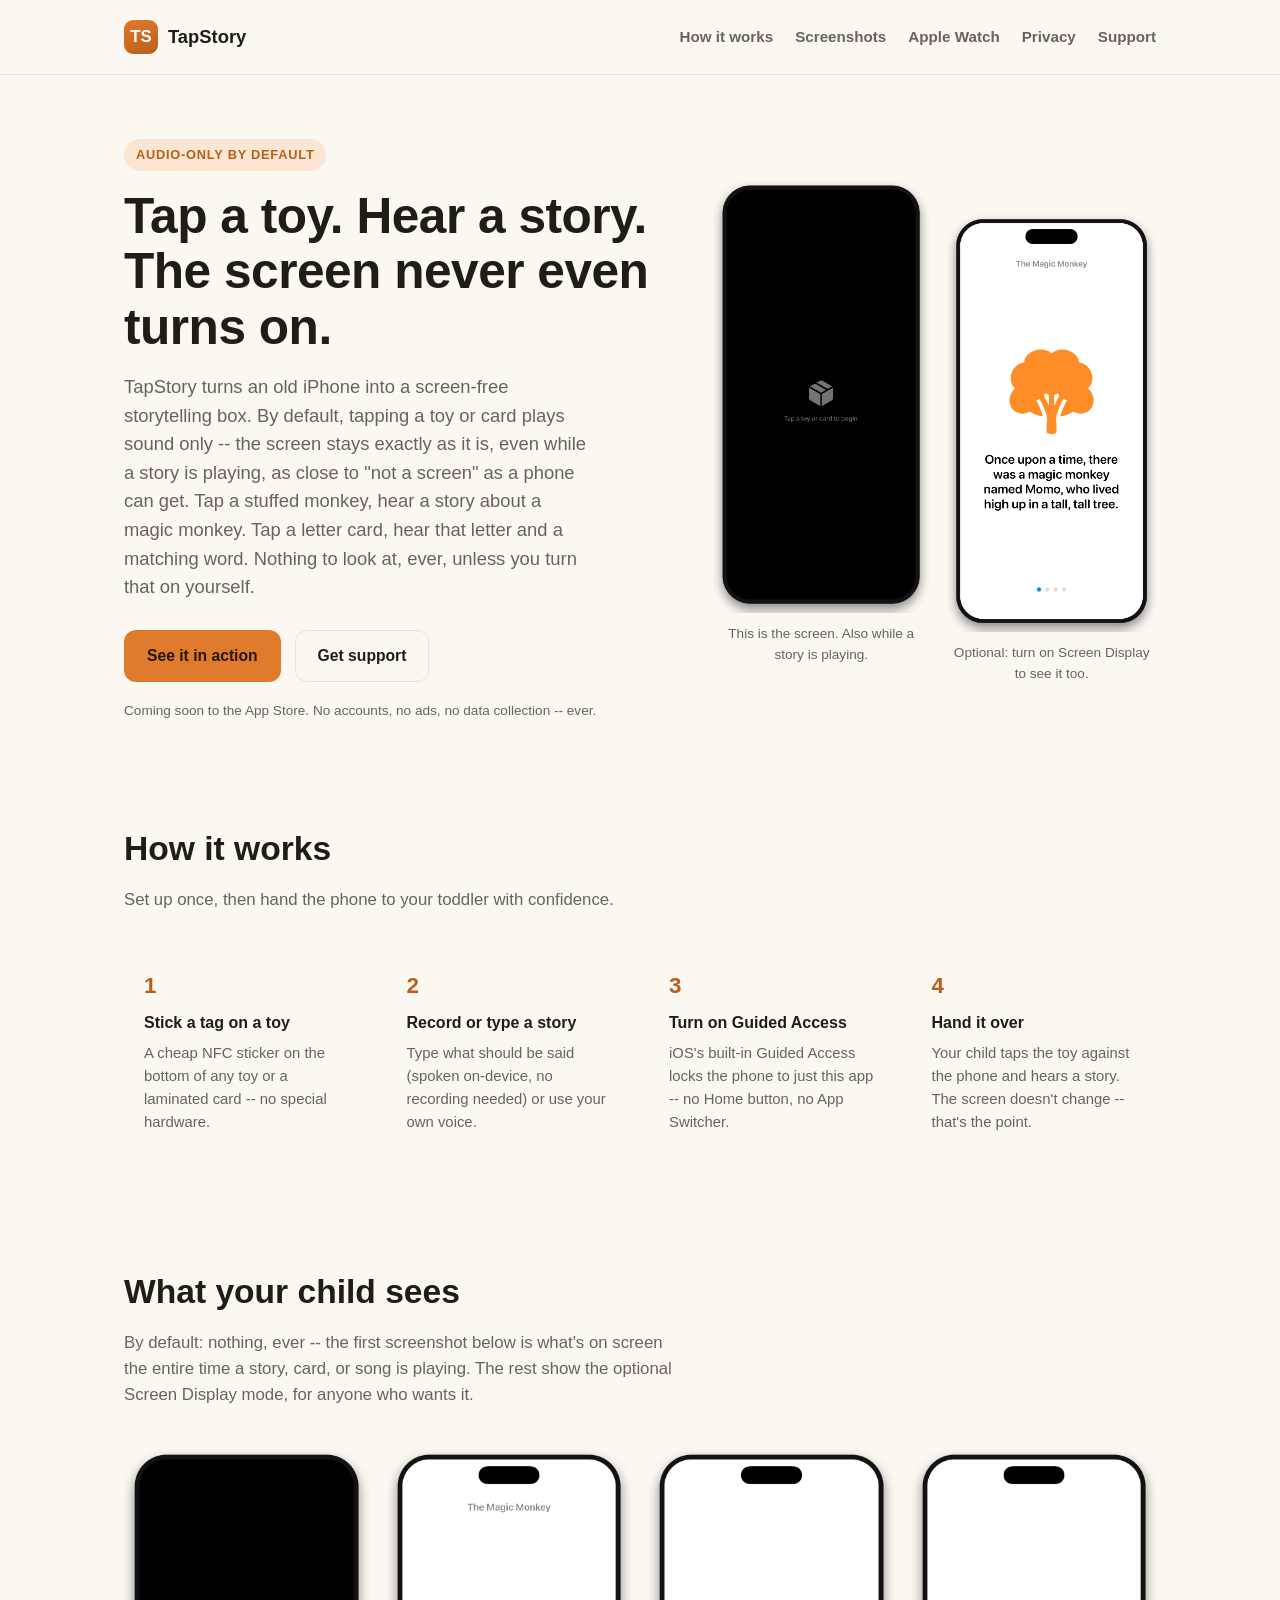
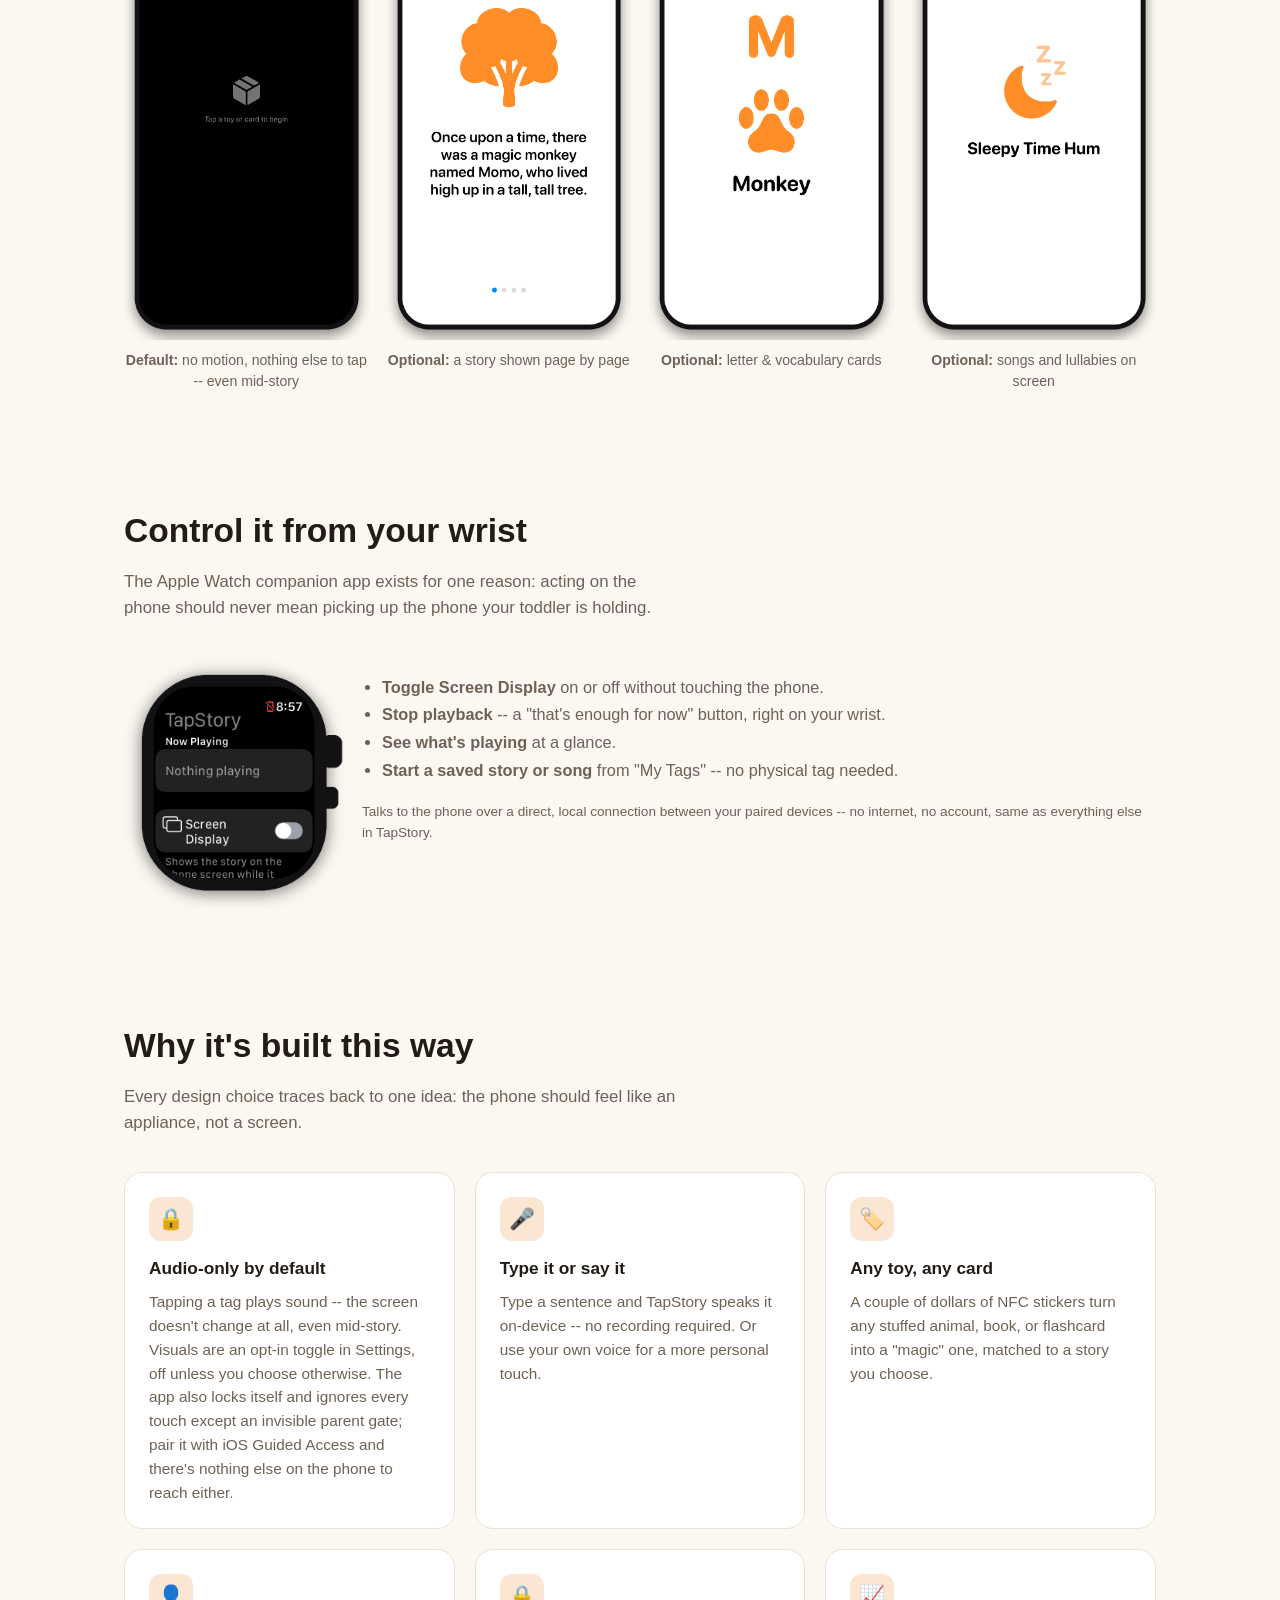
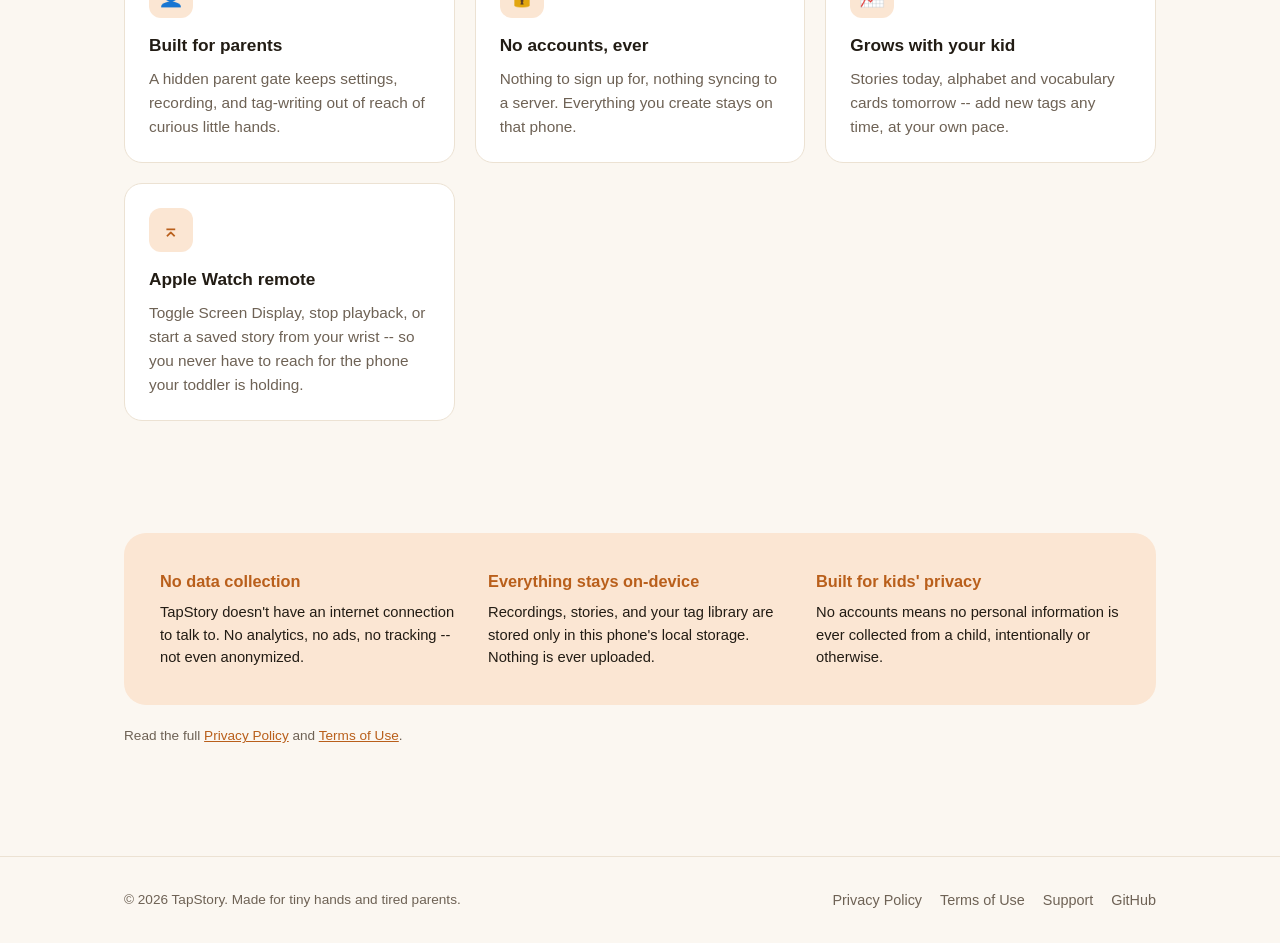
<file: docs/index.html>
<!doctype html>
<html lang="en">
<head>
<meta charset="utf-8">
<meta name="viewport" content="width=device-width, initial-scale=1">
<title>TapStory -- Screen-free storytelling for toddlers</title>
<meta name="description" content="Tap a toy or card on your iPhone and hear a story, song, or word. Audio-only by default -- the screen never changes -- no accounts, no ads. TapStory turns any toy into a magic one.">
<link rel="stylesheet" href="assets/style.css">
</head>
<body>

<header class="site">
  <div class="wrap">
    <a class="brand" href="index.html">
      <span class="mark">TS</span>
      TapStory
    </a>
    <nav class="site-nav">
      <a href="index.html#how-it-works">How it works</a>
      <a href="index.html#screenshots">Screenshots</a>
      <a href="index.html#watch">Apple Watch</a>
      <a href="index.html#privacy-first">Privacy</a>
      <a href="support.html">Support</a>
    </nav>
  </div>
</header>

<section class="hero">
  <div class="wrap">
    <div>
      <span class="eyebrow">Audio-only by default</span>
      <h1>Tap a toy. Hear a story. The screen never even turns on.</h1>
      <p class="lede">
        TapStory turns an old iPhone into a screen-free storytelling box.
        By default, tapping a toy or card plays sound only -- the screen
        stays exactly as it is, even while a story is playing, as close to
        "not a screen" as a phone can get. Tap a stuffed monkey, hear a
        story about a magic monkey. Tap a letter card, hear that letter
        and a matching word. Nothing to look at, ever, unless you turn
        that on yourself.
      </p>
      <div class="cta-row">
        <a class="btn btn-primary" href="#screenshots">See it in action</a>
        <a class="btn btn-ghost" href="support.html">Get support</a>
      </div>
      <p class="fine-print">Coming soon to the App Store. No accounts, no ads, no data collection -- ever.</p>
    </div>
    <div class="hero-phones">
      <div>
        <div class="phone-frame">
          <img src="screenshots/framed/iphone-17-pro-max/idle.png" alt="TapStory's locked screen: a plain black screen with a small grey box icon and the words 'Tap a toy or card to begin'. This is also exactly what's on screen while a story is playing, by default.">
        </div>
        <p class="fine-print" style="text-align:center;margin-top:10px;">This is the screen. Also while a story is playing.</p>
      </div>
      <div style="margin-top:34px;">
        <div class="phone-frame">
          <img src="screenshots/framed/iphone-17-pro-max/story-magic-monkey.png" alt="TapStory playing 'The Magic Monkey' story with Screen Display turned on, showing a tree illustration and on-screen narration text.">
        </div>
        <p class="fine-print" style="text-align:center;margin-top:10px;">Optional: turn on Screen Display to see it too.</p>
      </div>
    </div>
  </div>
</section>

<section id="how-it-works">
  <div class="wrap">
    <div class="section-head">
      <h2>How it works</h2>
      <p>Set up once, then hand the phone to your toddler with confidence.</p>
    </div>
    <div class="steps">
      <div class="step">
        <span class="num">1</span>
        <h3>Stick a tag on a toy</h3>
        <p>A cheap NFC sticker on the bottom of any toy or a laminated card -- no special hardware.</p>
      </div>
      <div class="step">
        <span class="num">2</span>
        <h3>Record or type a story</h3>
        <p>Type what should be said (spoken on-device, no recording needed) or use your own voice.</p>
      </div>
      <div class="step">
        <span class="num">3</span>
        <h3>Turn on Guided Access</h3>
        <p>iOS's built-in Guided Access locks the phone to just this app -- no Home button, no App Switcher.</p>
      </div>
      <div class="step">
        <span class="num">4</span>
        <h3>Hand it over</h3>
        <p>Your child taps the toy against the phone and hears a story. The screen doesn't change -- that's the point.</p>
      </div>
    </div>
  </div>
</section>

<section id="screenshots">
  <div class="wrap">
    <div class="section-head">
      <h2>What your child sees</h2>
      <p>By default: nothing, ever -- the first screenshot below is what's on screen the entire time a story, card, or song is playing. The rest show the optional Screen Display mode, for anyone who wants it.</p>
    </div>
    <div class="gallery">
      <figure>
        <div class="shot"><img src="screenshots/framed/iphone-17-pro-max/idle.png" alt="Idle locked screen, waiting for a tap -- also what's on screen while content plays, by default"></div>
        <figcaption><strong>Default:</strong> no motion, nothing else to tap -- even mid-story</figcaption>
      </figure>
      <figure>
        <div class="shot"><img src="screenshots/framed/iphone-17-pro-max/story-magic-monkey.png" alt="A story page playing with narration and an illustration, Screen Display on"></div>
        <figcaption><strong>Optional:</strong> a story shown page by page</figcaption>
      </figure>
      <figure>
        <div class="shot"><img src="screenshots/framed/iphone-17-pro-max/vocab-letter-m.png" alt="A vocabulary card showing the letter M and the word Monkey, Screen Display on"></div>
        <figcaption><strong>Optional:</strong> letter &amp; vocabulary cards</figcaption>
      </figure>
      <figure>
        <div class="shot"><img src="screenshots/framed/iphone-17-pro-max/music-lullaby.png" alt="A lullaby playing with a moon icon, Screen Display on"></div>
        <figcaption><strong>Optional:</strong> songs and lullabies on screen</figcaption>
      </figure>
    </div>
  </div>
</section>

<section id="watch">
  <div class="wrap">
    <div class="section-head">
      <h2>Control it from your wrist</h2>
      <p>The Apple Watch companion app exists for one reason: acting on the phone should never mean picking up the phone your toddler is holding.</p>
    </div>
    <div class="hero-phones" style="justify-content:flex-start;">
      <div style="max-width:220px;">
        <div class="phone-frame">
          <img src="screenshots/framed/apple-watch/overview.png" alt="TapStory's Apple Watch app, showing Now Playing, a Screen Display toggle, and a list of saved tags to play remotely.">
        </div>
      </div>
      <div style="flex:1;min-width:220px;">
        <ul style="padding-left:20px;color:var(--text-secondary);font-size:1.02rem;line-height:1.7;">
          <li><strong>Toggle Screen Display</strong> on or off without touching the phone.</li>
          <li><strong>Stop playback</strong> -- a "that's enough for now" button, right on your wrist.</li>
          <li><strong>See what's playing</strong> at a glance.</li>
          <li><strong>Start a saved story or song</strong> from "My Tags" -- no physical tag needed.</li>
        </ul>
        <p class="fine-print">Talks to the phone over a direct, local connection between your paired devices -- no internet, no account, same as everything else in TapStory.</p>
      </div>
    </div>
  </div>
</section>

<section>
  <div class="wrap">
    <div class="section-head">
      <h2>Why it's built this way</h2>
      <p>Every design choice traces back to one idea: the phone should feel like an appliance, not a screen.</p>
    </div>
    <div class="feature-grid">
      <div class="card">
        <div class="icon">&#128274;</div>
        <h3>Audio-only by default</h3>
        <p>Tapping a tag plays sound -- the screen doesn't change at all, even mid-story. Visuals are an opt-in toggle in Settings, off unless you choose otherwise. The app also locks itself and ignores every touch except an invisible parent gate; pair it with iOS Guided Access and there's nothing else on the phone to reach either.</p>
      </div>
      <div class="card">
        <div class="icon">&#127908;</div>
        <h3>Type it or say it</h3>
        <p>Type a sentence and TapStory speaks it on-device -- no recording required. Or use your own voice for a more personal touch.</p>
      </div>
      <div class="card">
        <div class="icon">&#127991;&#65039;</div>
        <h3>Any toy, any card</h3>
        <p>A couple of dollars of NFC stickers turn any stuffed animal, book, or flashcard into a "magic" one, matched to a story you choose.</p>
      </div>
      <div class="card">
        <div class="icon">&#128100;</div>
        <h3>Built for parents</h3>
        <p>A hidden parent gate keeps settings, recording, and tag-writing out of reach of curious little hands.</p>
      </div>
      <div class="card">
        <div class="icon">&#128274;</div>
        <h3>No accounts, ever</h3>
        <p>Nothing to sign up for, nothing syncing to a server. Everything you create stays on that phone.</p>
      </div>
      <div class="card">
        <div class="icon">&#128200;</div>
        <h3>Grows with your kid</h3>
        <p>Stories today, alphabet and vocabulary cards tomorrow -- add new tags any time, at your own pace.</p>
      </div>
      <div class="card">
        <div class="icon">&#8965;</div>
        <h3>Apple Watch remote</h3>
        <p>Toggle Screen Display, stop playback, or start a saved story from your wrist -- so you never have to reach for the phone your toddler is holding.</p>
      </div>
    </div>
  </div>
</section>

<section id="privacy-first">
  <div class="wrap">
    <div class="strip">
      <div class="wrap">
        <div>
          <h3>No data collection</h3>
          <p>TapStory doesn't have an internet connection to talk to. No analytics, no ads, no tracking -- not even anonymized.</p>
        </div>
        <div>
          <h3>Everything stays on-device</h3>
          <p>Recordings, stories, and your tag library are stored only in this phone's local storage. Nothing is ever uploaded.</p>
        </div>
        <div>
          <h3>Built for kids' privacy</h3>
          <p>No accounts means no personal information is ever collected from a child, intentionally or otherwise.</p>
        </div>
      </div>
    </div>
    <p class="fine-print" style="margin-top:20px;">
      Read the full <a href="privacy.html">Privacy Policy</a> and <a href="terms.html">Terms of Use</a>.
    </p>
  </div>
</section>

<footer class="site">
  <div class="wrap">
    <div class="copy">&copy; 2026 TapStory. Made for tiny hands and tired parents.</div>
    <nav>
      <a href="privacy.html">Privacy Policy</a>
      <a href="terms.html">Terms of Use</a>
      <a href="support.html">Support</a>
      <a href="https://github.com/tianhaoz95/TapStory">GitHub</a>
    </nav>
  </div>
</footer>

</body>
</html>
</file>
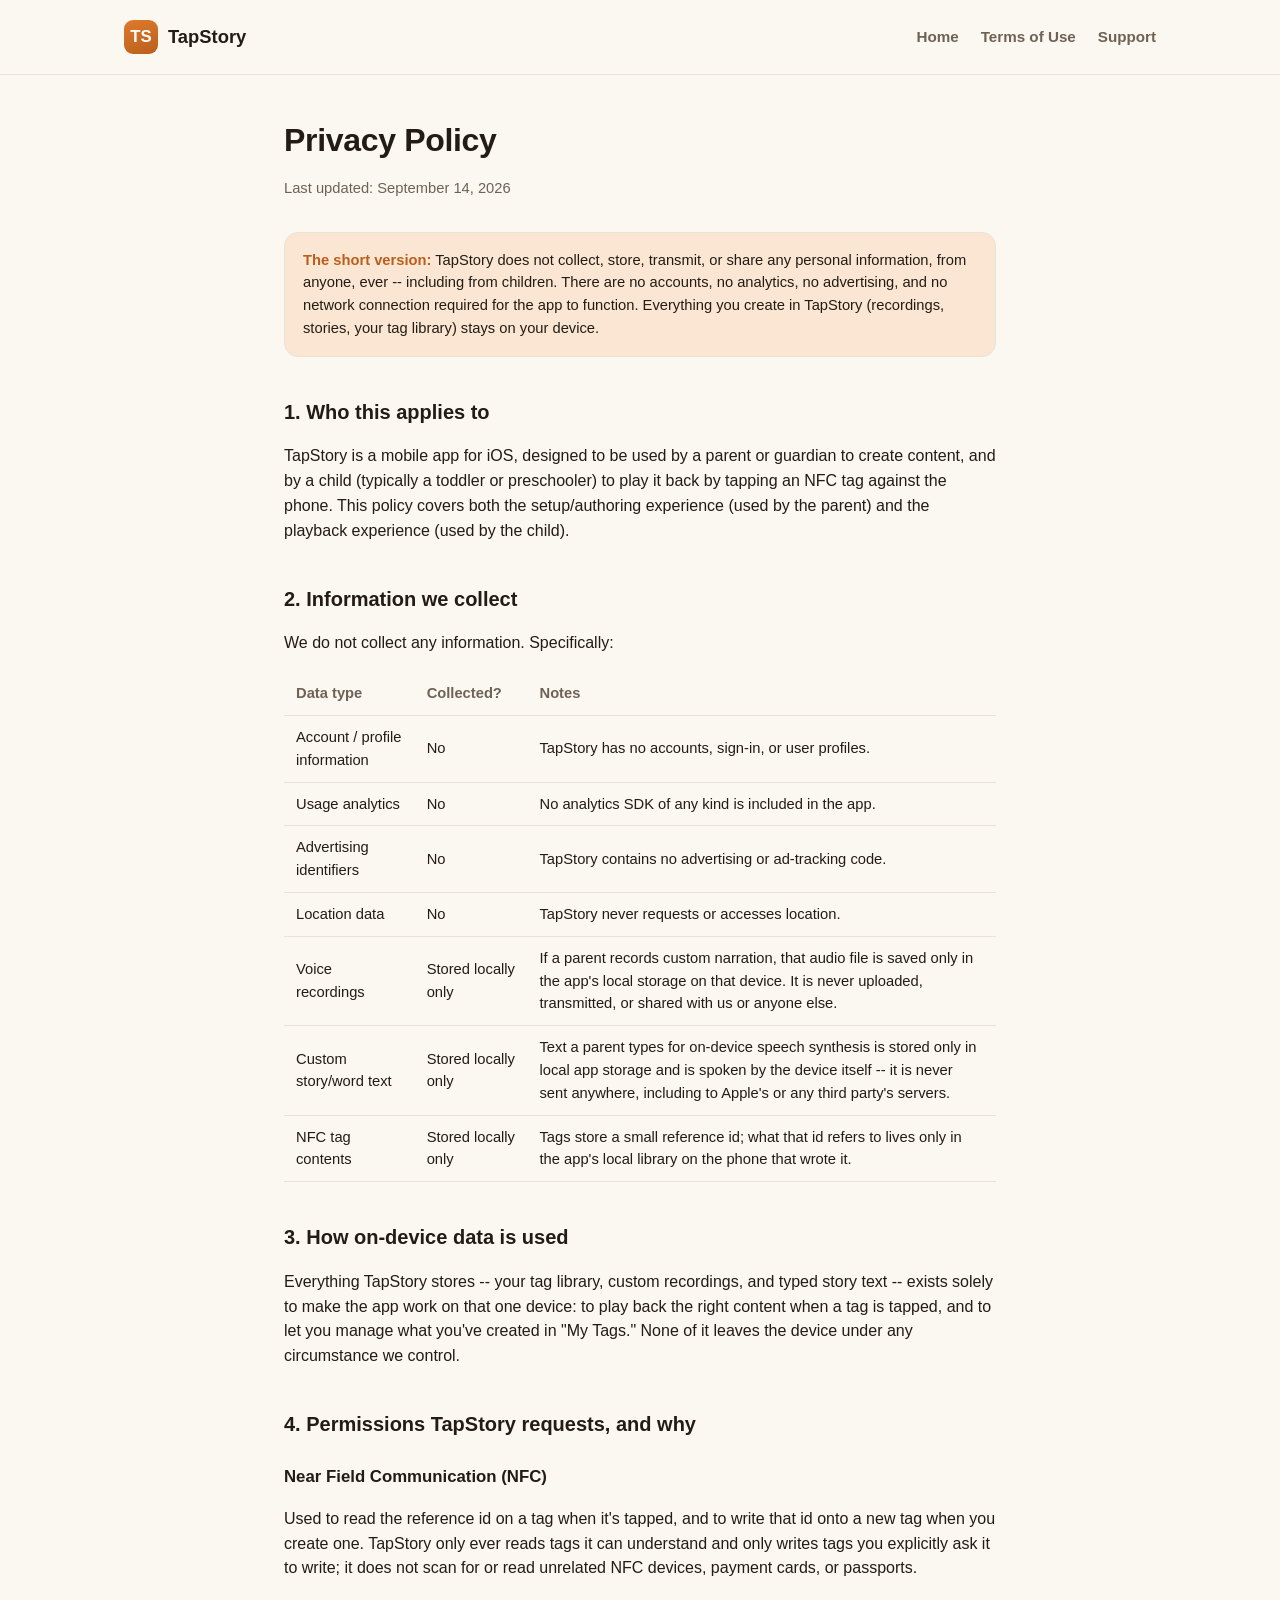
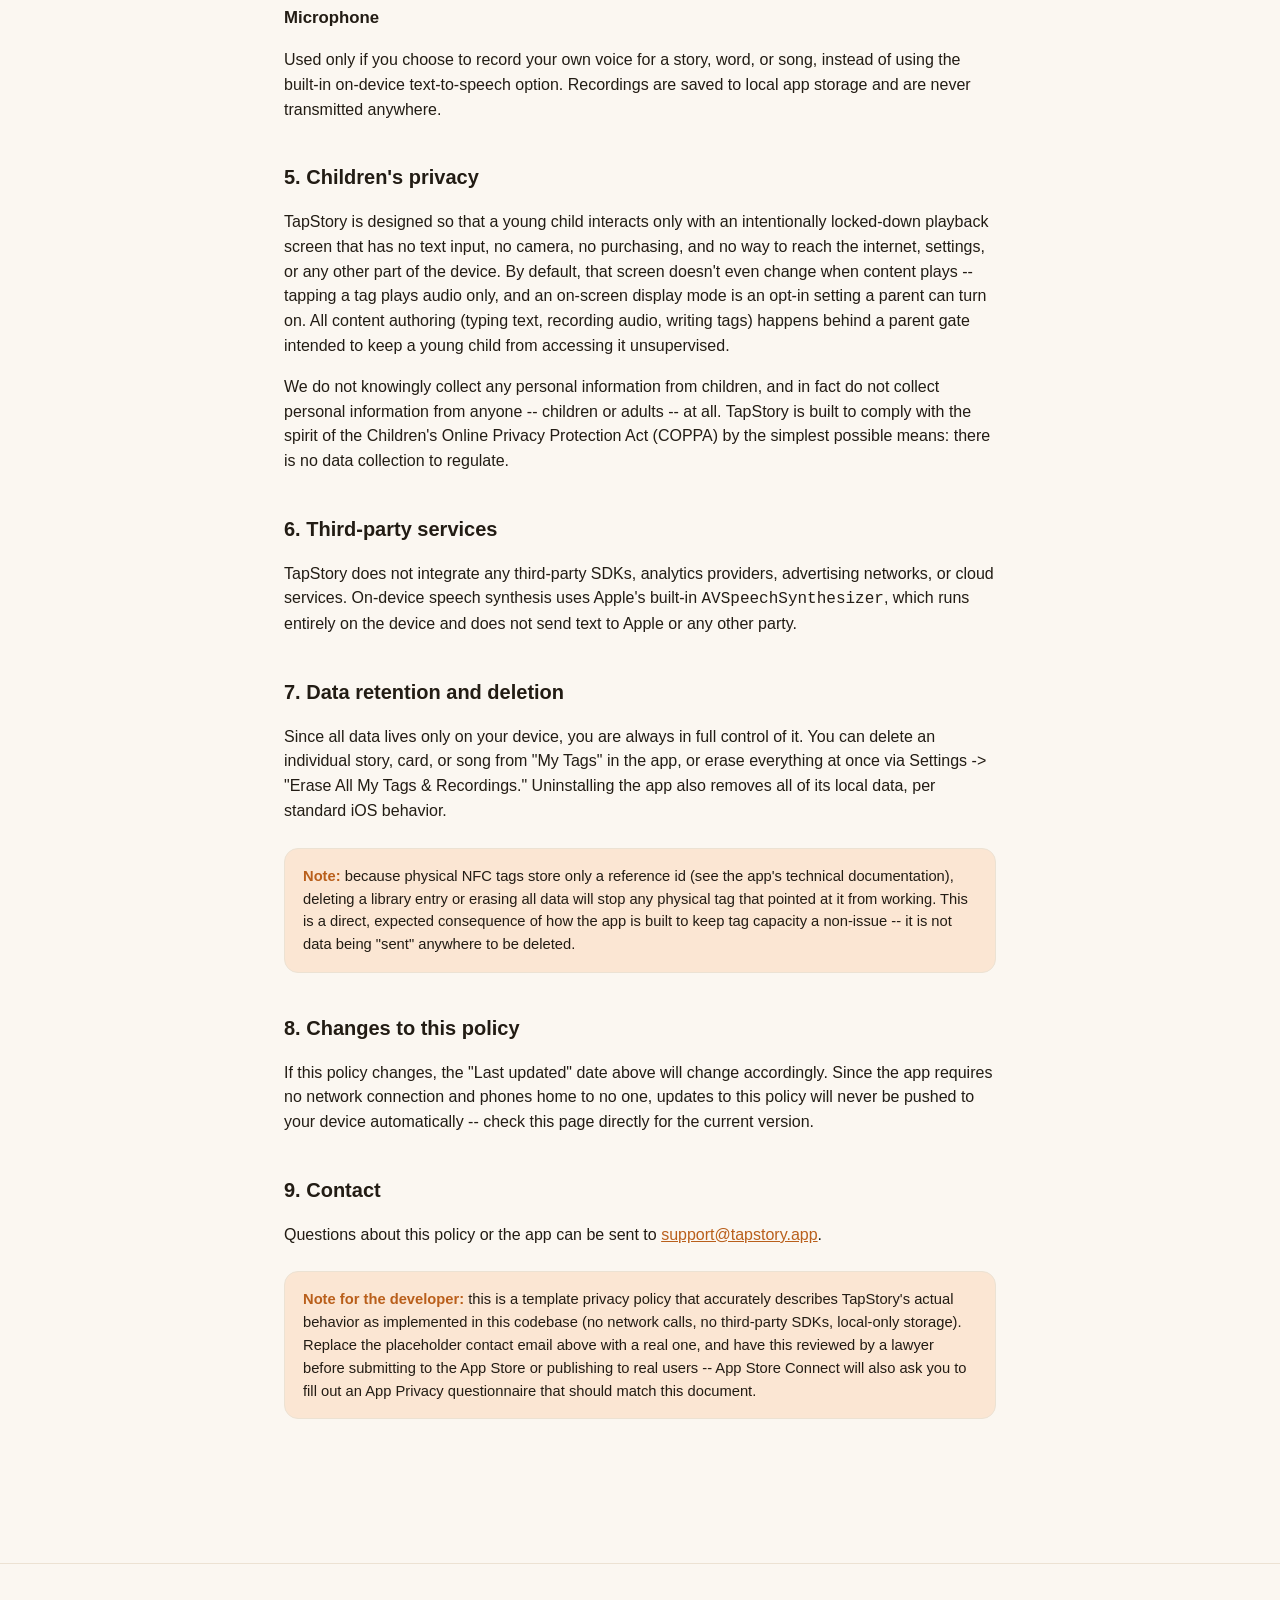
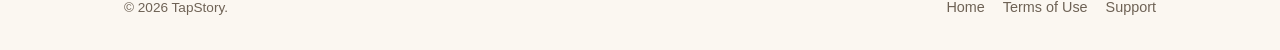
<file: docs/privacy.html>
<!doctype html>
<html lang="en">
<head>
<meta charset="utf-8">
<meta name="viewport" content="width=device-width, initial-scale=1">
<title>Privacy Policy -- TapStory</title>
<meta name="description" content="TapStory's privacy policy: no accounts, no data collection, no analytics. Everything stays on your device.">
<link rel="stylesheet" href="assets/style.css">
</head>
<body>

<header class="site">
  <div class="wrap">
    <a class="brand" href="index.html">
      <span class="mark">TS</span>
      TapStory
    </a>
    <nav class="site-nav">
      <a href="index.html">Home</a>
      <a href="terms.html">Terms of Use</a>
      <a href="support.html">Support</a>
    </nav>
  </div>
</header>

<main class="doc">
  <div class="wrap">
    <h1>Privacy Policy</h1>
    <p class="updated">Last updated: September 14, 2026</p>

    <div class="callout">
      <strong>The short version:</strong> TapStory does not collect, store, transmit,
      or share any personal information, from anyone, ever -- including from
      children. There are no accounts, no analytics, no advertising, and no
      network connection required for the app to function. Everything you
      create in TapStory (recordings, stories, your tag library) stays on
      your device.
    </div>

    <h2>1. Who this applies to</h2>
    <p>
      TapStory is a mobile app for iOS, designed to be used by a parent or
      guardian to create content, and by a child (typically a toddler or
      preschooler) to play it back by tapping an NFC tag against the phone.
      This policy covers both the setup/authoring experience (used by the
      parent) and the playback experience (used by the child).
    </p>

    <h2>2. Information we collect</h2>
    <p>We do not collect any information. Specifically:</p>
    <table class="data">
      <tr><th>Data type</th><th>Collected?</th><th>Notes</th></tr>
      <tr><td>Account / profile information</td><td>No</td><td>TapStory has no accounts, sign-in, or user profiles.</td></tr>
      <tr><td>Usage analytics</td><td>No</td><td>No analytics SDK of any kind is included in the app.</td></tr>
      <tr><td>Advertising identifiers</td><td>No</td><td>TapStory contains no advertising or ad-tracking code.</td></tr>
      <tr><td>Location data</td><td>No</td><td>TapStory never requests or accesses location.</td></tr>
      <tr><td>Voice recordings</td><td>Stored locally only</td><td>If a parent records custom narration, that audio file is saved only in the app's local storage on that device. It is never uploaded, transmitted, or shared with us or anyone else.</td></tr>
      <tr><td>Custom story/word text</td><td>Stored locally only</td><td>Text a parent types for on-device speech synthesis is stored only in local app storage and is spoken by the device itself -- it is never sent anywhere, including to Apple's or any third party's servers.</td></tr>
      <tr><td>NFC tag contents</td><td>Stored locally only</td><td>Tags store a small reference id; what that id refers to lives only in the app's local library on the phone that wrote it.</td></tr>
    </table>

    <h2>3. How on-device data is used</h2>
    <p>
      Everything TapStory stores -- your tag library, custom recordings, and
      typed story text -- exists solely to make the app work on that one
      device: to play back the right content when a tag is tapped, and to
      let you manage what you've created in "My Tags." None of it leaves
      the device under any circumstance we control.
    </p>

    <h2>4. Permissions TapStory requests, and why</h2>
    <h3>Near Field Communication (NFC)</h3>
    <p>
      Used to read the reference id on a tag when it's tapped, and to write
      that id onto a new tag when you create one. TapStory only ever reads
      tags it can understand and only writes tags you explicitly ask it to
      write; it does not scan for or read unrelated NFC devices, payment
      cards, or passports.
    </p>
    <h3>Microphone</h3>
    <p>
      Used only if you choose to record your own voice for a story, word,
      or song, instead of using the built-in on-device text-to-speech
      option. Recordings are saved to local app storage and are never
      transmitted anywhere.
    </p>

    <h2>5. Children's privacy</h2>
    <p>
      TapStory is designed so that a young child interacts only with an
      intentionally locked-down playback screen that has no text input, no
      camera, no purchasing, and no way to reach the internet, settings, or
      any other part of the device. By default, that screen doesn't even
      change when content plays -- tapping a tag plays audio only, and an
      on-screen display mode is an opt-in setting a parent can turn on. All
      content authoring (typing text, recording audio, writing tags)
      happens behind a parent gate intended to keep a young child from
      accessing it unsupervised.
    </p>
    <p>
      We do not knowingly collect any personal information from children,
      and in fact do not collect personal information from anyone --
      children or adults -- at all. TapStory is built to comply with the
      spirit of the Children's Online Privacy Protection Act (COPPA) by the
      simplest possible means: there is no data collection to regulate.
    </p>

    <h2>6. Third-party services</h2>
    <p>
      TapStory does not integrate any third-party SDKs, analytics
      providers, advertising networks, or cloud services. On-device speech
      synthesis uses Apple's built-in <code>AVSpeechSynthesizer</code>,
      which runs entirely on the device and does not send text to Apple or
      any other party.
    </p>

    <h2>7. Data retention and deletion</h2>
    <p>
      Since all data lives only on your device, you are always in full
      control of it. You can delete an individual story, card, or song from
      "My Tags" in the app, or erase everything at once via Settings ->
      "Erase All My Tags &amp; Recordings." Uninstalling the app also
      removes all of its local data, per standard iOS behavior.
    </p>
    <div class="callout">
      <strong>Note:</strong> because physical NFC tags store only a
      reference id (see the app's technical documentation), deleting a
      library entry or erasing all data will stop any physical tag that
      pointed at it from working. This is a direct, expected consequence of
      how the app is built to keep tag capacity a non-issue -- it is not
      data being "sent" anywhere to be deleted.
    </div>

    <h2>8. Changes to this policy</h2>
    <p>
      If this policy changes, the "Last updated" date above will change
      accordingly. Since the app requires no network connection and phones
      home to no one, updates to this policy will never be pushed to your
      device automatically -- check this page directly for the current
      version.
    </p>

    <h2>9. Contact</h2>
    <p>
      Questions about this policy or the app can be sent to
      <a href="mailto:support@tapstory.app">support@tapstory.app</a>.
    </p>

    <div class="callout">
      <strong>Note for the developer:</strong> this is a template privacy
      policy that accurately describes TapStory's actual behavior as
      implemented in this codebase (no network calls, no third-party SDKs,
      local-only storage). Replace the placeholder contact email above with
      a real one, and have this reviewed by a lawyer before submitting to
      the App Store or publishing to real users -- App Store Connect will
      also ask you to fill out an App Privacy questionnaire that should
      match this document.
    </div>
  </div>
</main>

<footer class="site">
  <div class="wrap">
    <div class="copy">&copy; 2026 TapStory.</div>
    <nav>
      <a href="index.html">Home</a>
      <a href="terms.html">Terms of Use</a>
      <a href="support.html">Support</a>
    </nav>
  </div>
</footer>

</body>
</html>
</file>
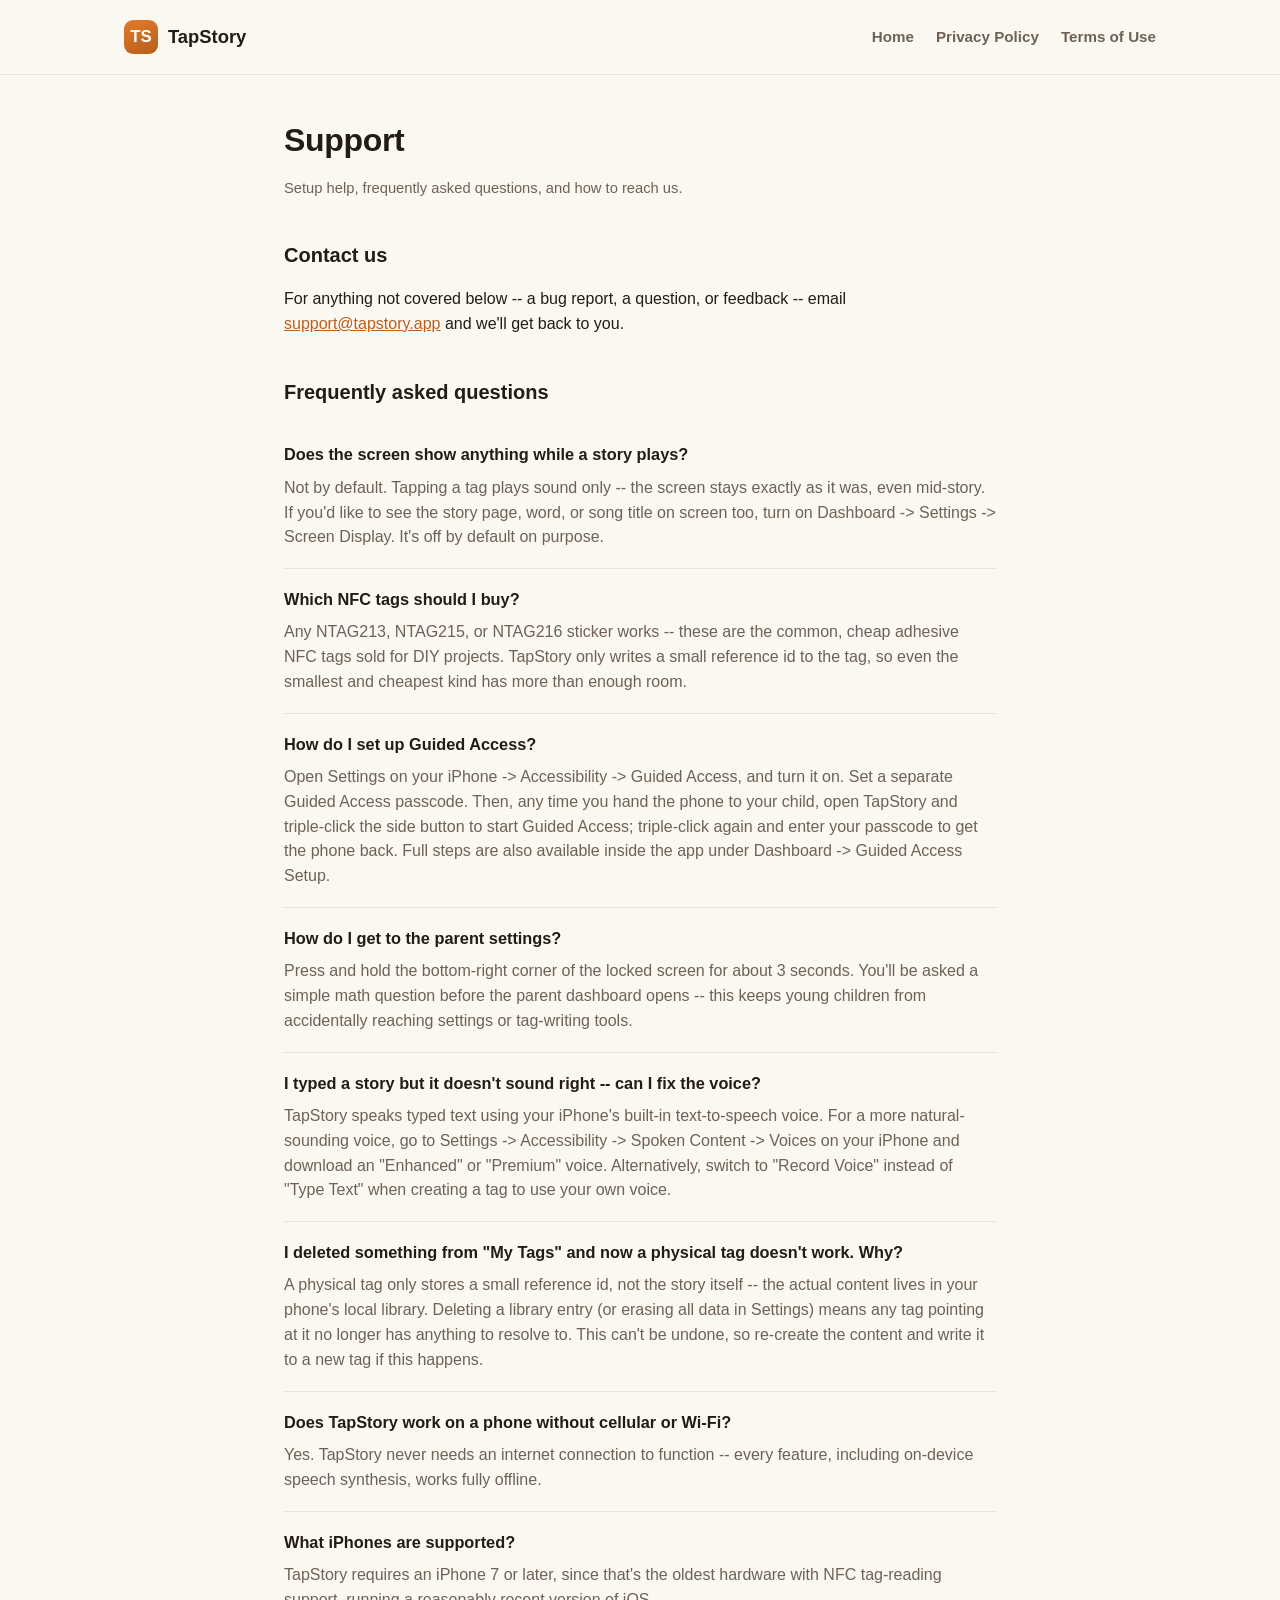
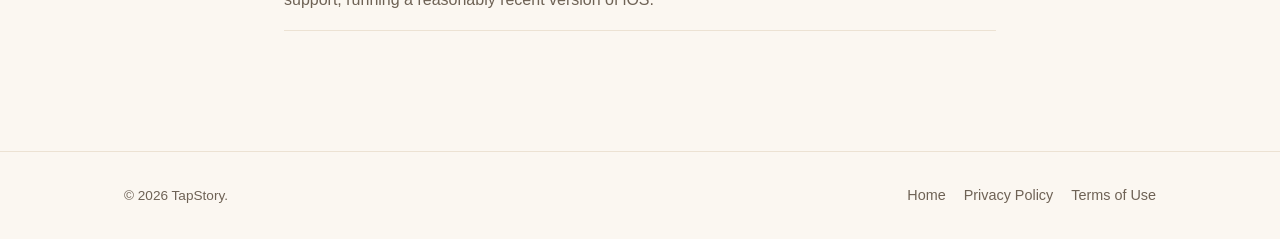
<file: docs/support.html>
<!doctype html>
<html lang="en">
<head>
<meta charset="utf-8">
<meta name="viewport" content="width=device-width, initial-scale=1">
<title>Support -- TapStory</title>
<meta name="description" content="Get help with TapStory: setup, Guided Access, NFC tags, and how to contact us.">
<link rel="stylesheet" href="assets/style.css">
</head>
<body>

<header class="site">
  <div class="wrap">
    <a class="brand" href="index.html">
      <span class="mark">TS</span>
      TapStory
    </a>
    <nav class="site-nav">
      <a href="index.html">Home</a>
      <a href="privacy.html">Privacy Policy</a>
      <a href="terms.html">Terms of Use</a>
    </nav>
  </div>
</header>

<main class="doc">
  <div class="wrap">
    <h1>Support</h1>
    <p class="updated">Setup help, frequently asked questions, and how to reach us.</p>

    <h2>Contact us</h2>
    <p>
      For anything not covered below -- a bug report, a question, or
      feedback -- email
      <a href="mailto:support@tapstory.app">support@tapstory.app</a> and
      we'll get back to you.
    </p>

    <h2>Frequently asked questions</h2>

    <div class="faq-item">
      <h3>Does the screen show anything while a story plays?</h3>
      <p>
        Not by default. Tapping a tag plays sound only -- the screen stays
        exactly as it was, even mid-story. If you'd like to see the story
        page, word, or song title on screen too, turn on Dashboard ->
        Settings -> Screen Display. It's off by default on purpose.
      </p>
    </div>

    <div class="faq-item">
      <h3>Which NFC tags should I buy?</h3>
      <p>
        Any NTAG213, NTAG215, or NTAG216 sticker works -- these are the
        common, cheap adhesive NFC tags sold for DIY projects. TapStory
        only writes a small reference id to the tag, so even the smallest
        and cheapest kind has more than enough room.
      </p>
    </div>

    <div class="faq-item">
      <h3>How do I set up Guided Access?</h3>
      <p>
        Open Settings on your iPhone -> Accessibility -> Guided Access, and
        turn it on. Set a separate Guided Access passcode. Then, any time
        you hand the phone to your child, open TapStory and triple-click
        the side button to start Guided Access; triple-click again and
        enter your passcode to get the phone back. Full steps are also
        available inside the app under Dashboard -> Guided Access Setup.
      </p>
    </div>

    <div class="faq-item">
      <h3>How do I get to the parent settings?</h3>
      <p>
        Press and hold the bottom-right corner of the locked screen for
        about 3 seconds. You'll be asked a simple math question before the
        parent dashboard opens -- this keeps young children from
        accidentally reaching settings or tag-writing tools.
      </p>
    </div>

    <div class="faq-item">
      <h3>I typed a story but it doesn't sound right -- can I fix the voice?</h3>
      <p>
        TapStory speaks typed text using your iPhone's built-in
        text-to-speech voice. For a more natural-sounding voice, go to
        Settings -> Accessibility -> Spoken Content -> Voices on your
        iPhone and download an "Enhanced" or "Premium" voice. Alternatively,
        switch to "Record Voice" instead of "Type Text" when creating a tag
        to use your own voice.
      </p>
    </div>

    <div class="faq-item">
      <h3>I deleted something from "My Tags" and now a physical tag doesn't work. Why?</h3>
      <p>
        A physical tag only stores a small reference id, not the story
        itself -- the actual content lives in your phone's local library.
        Deleting a library entry (or erasing all data in Settings) means
        any tag pointing at it no longer has anything to resolve to. This
        can't be undone, so re-create the content and write it to a new
        tag if this happens.
      </p>
    </div>

    <div class="faq-item">
      <h3>Does TapStory work on a phone without cellular or Wi-Fi?</h3>
      <p>
        Yes. TapStory never needs an internet connection to function --
        every feature, including on-device speech synthesis, works fully
        offline.
      </p>
    </div>

    <div class="faq-item">
      <h3>What iPhones are supported?</h3>
      <p>
        TapStory requires an iPhone 7 or later, since that's the oldest
        hardware with NFC tag-reading support, running a reasonably recent
        version of iOS.
      </p>
    </div>
  </div>
</main>

<footer class="site">
  <div class="wrap">
    <div class="copy">&copy; 2026 TapStory.</div>
    <nav>
      <a href="index.html">Home</a>
      <a href="privacy.html">Privacy Policy</a>
      <a href="terms.html">Terms of Use</a>
    </nav>
  </div>
</footer>

</body>
</html>
</file>
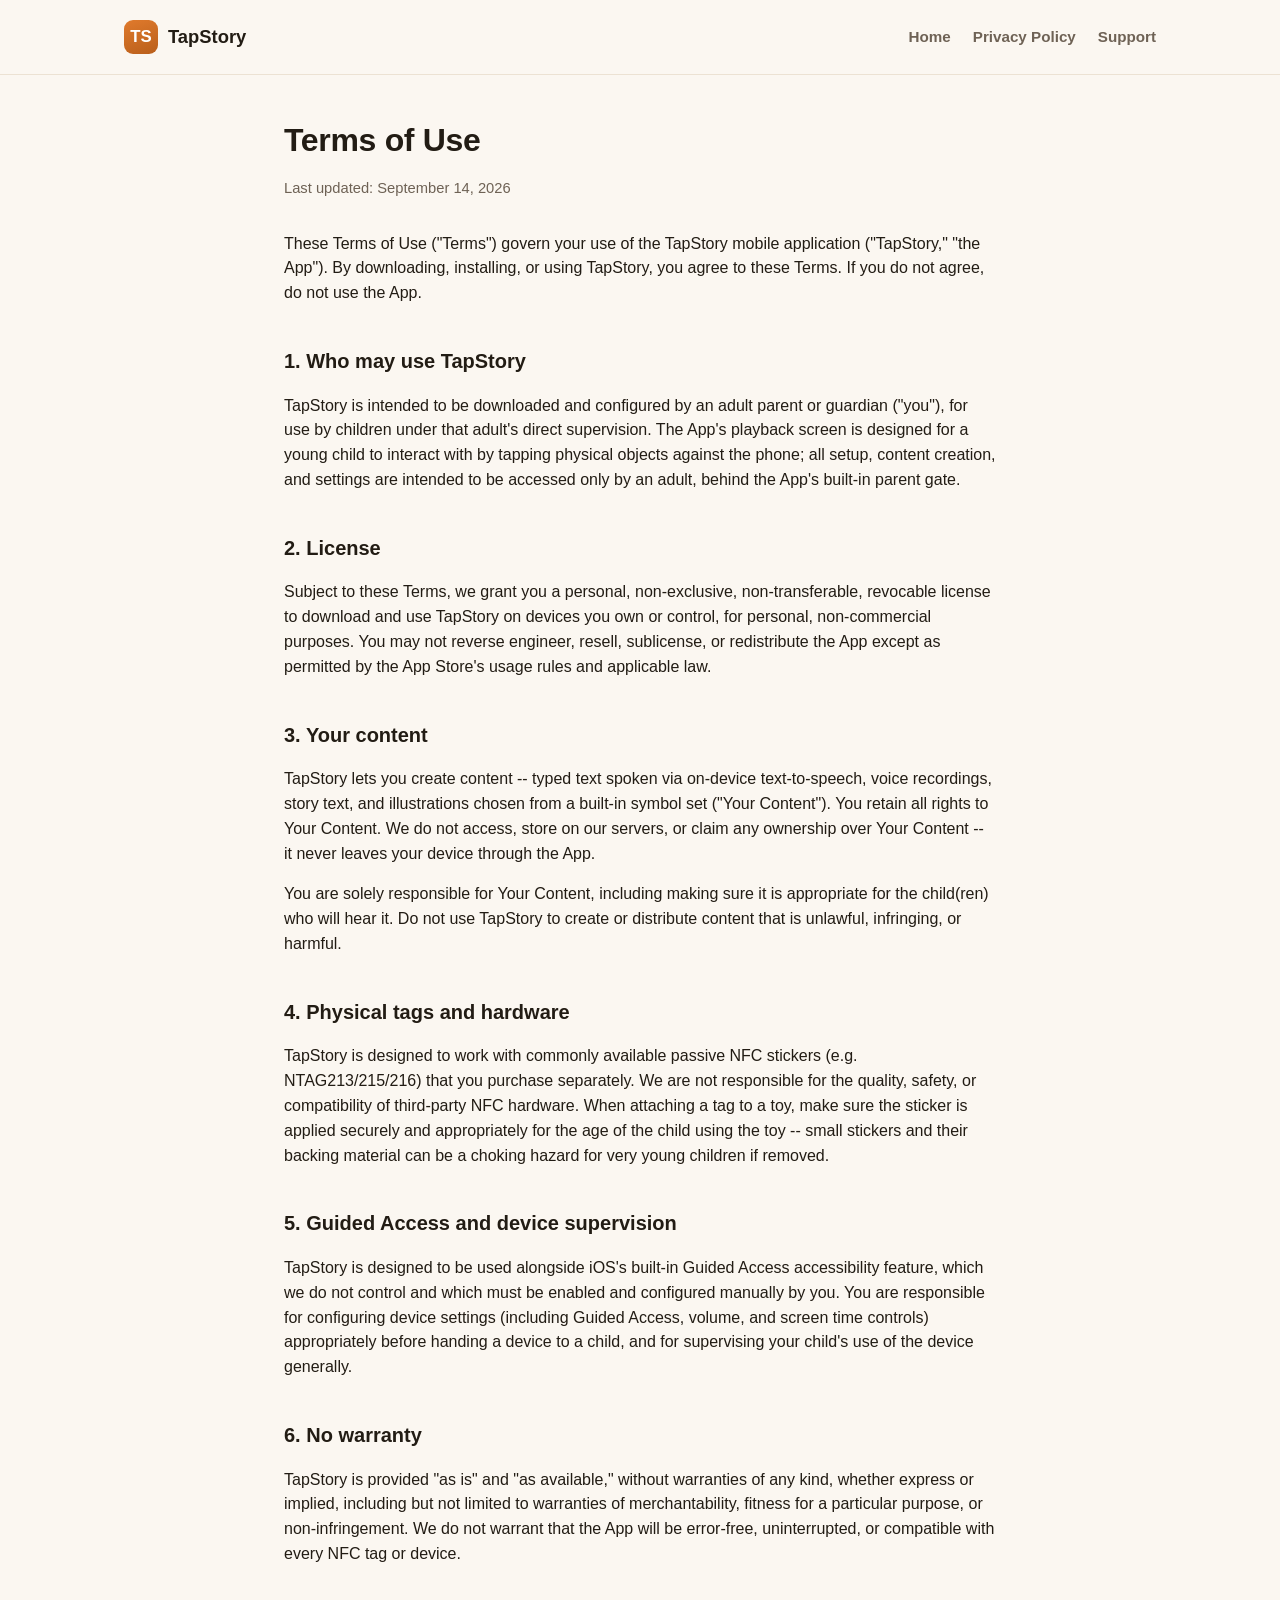
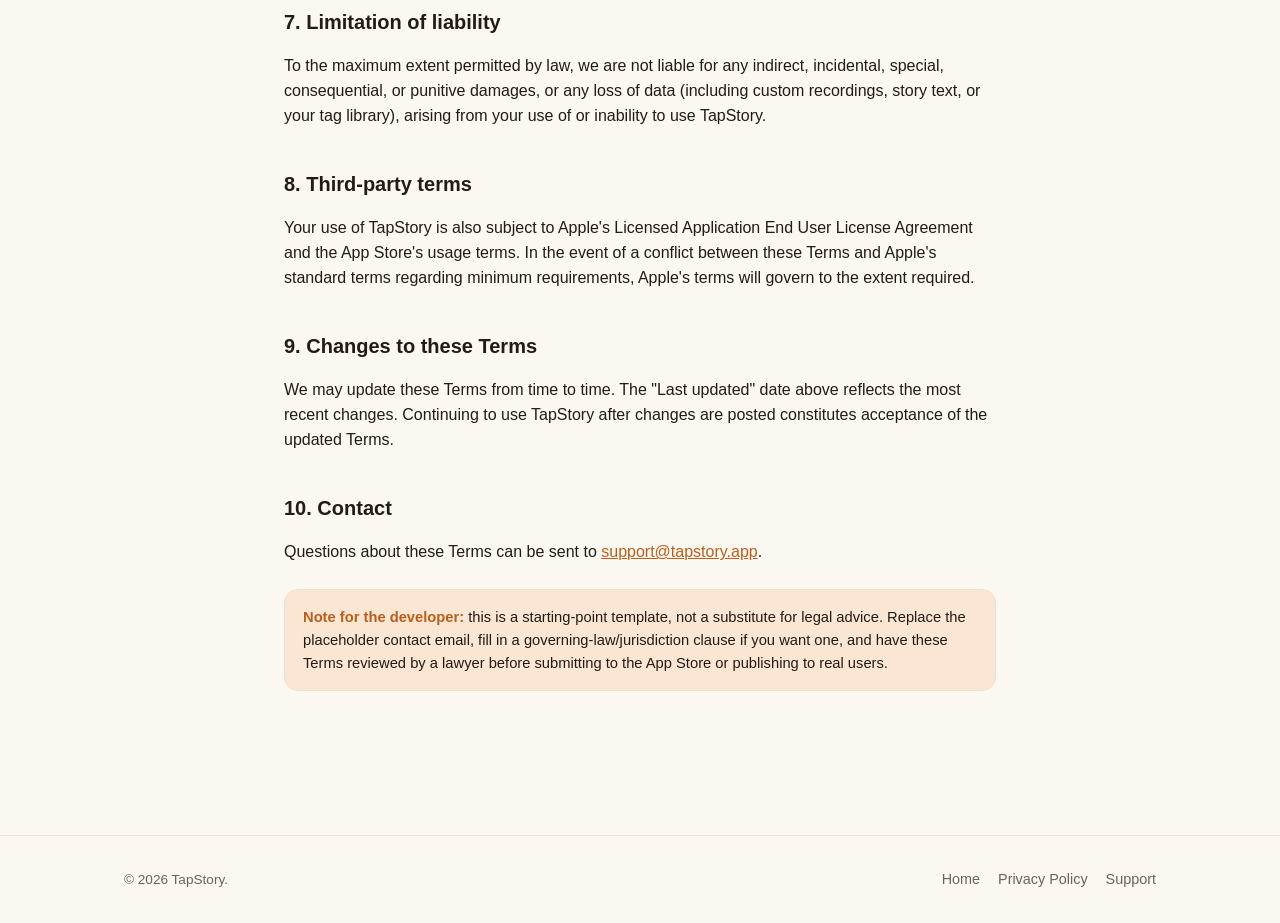
<file: docs/terms.html>
<!doctype html>
<html lang="en">
<head>
<meta charset="utf-8">
<meta name="viewport" content="width=device-width, initial-scale=1">
<title>Terms of Use -- TapStory</title>
<meta name="description" content="TapStory's terms of use / end-user license agreement.">
<link rel="stylesheet" href="assets/style.css">
</head>
<body>

<header class="site">
  <div class="wrap">
    <a class="brand" href="index.html">
      <span class="mark">TS</span>
      TapStory
    </a>
    <nav class="site-nav">
      <a href="index.html">Home</a>
      <a href="privacy.html">Privacy Policy</a>
      <a href="support.html">Support</a>
    </nav>
  </div>
</header>

<main class="doc">
  <div class="wrap">
    <h1>Terms of Use</h1>
    <p class="updated">Last updated: September 14, 2026</p>

    <p>
      These Terms of Use ("Terms") govern your use of the TapStory mobile
      application ("TapStory," "the App"). By downloading, installing, or
      using TapStory, you agree to these Terms. If you do not agree, do not
      use the App.
    </p>

    <h2>1. Who may use TapStory</h2>
    <p>
      TapStory is intended to be downloaded and configured by an adult
      parent or guardian ("you"), for use by children under that adult's
      direct supervision. The App's playback screen is designed for a
      young child to interact with by tapping physical objects against the
      phone; all setup, content creation, and settings are intended to be
      accessed only by an adult, behind the App's built-in parent gate.
    </p>

    <h2>2. License</h2>
    <p>
      Subject to these Terms, we grant you a personal, non-exclusive,
      non-transferable, revocable license to download and use TapStory on
      devices you own or control, for personal, non-commercial purposes.
      You may not reverse engineer, resell, sublicense, or redistribute the
      App except as permitted by the App Store's usage rules and applicable
      law.
    </p>

    <h2>3. Your content</h2>
    <p>
      TapStory lets you create content -- typed text spoken via on-device
      text-to-speech, voice recordings, story text, and illustrations
      chosen from a built-in symbol set ("Your Content"). You retain all
      rights to Your Content. We do not access, store on our servers, or
      claim any ownership over Your Content -- it never leaves your device
      through the App.
    </p>
    <p>
      You are solely responsible for Your Content, including making sure
      it is appropriate for the child(ren) who will hear it. Do not use
      TapStory to create or distribute content that is unlawful,
      infringing, or harmful.
    </p>

    <h2>4. Physical tags and hardware</h2>
    <p>
      TapStory is designed to work with commonly available passive NFC
      stickers (e.g. NTAG213/215/216) that you purchase separately. We are
      not responsible for the quality, safety, or compatibility of
      third-party NFC hardware. When attaching a tag to a toy, make sure
      the sticker is applied securely and appropriately for the age of the
      child using the toy -- small stickers and their backing material can
      be a choking hazard for very young children if removed.
    </p>

    <h2>5. Guided Access and device supervision</h2>
    <p>
      TapStory is designed to be used alongside iOS's built-in Guided
      Access accessibility feature, which we do not control and which must
      be enabled and configured manually by you. You are responsible for
      configuring device settings (including Guided Access, volume, and
      screen time controls) appropriately before handing a device to a
      child, and for supervising your child's use of the device generally.
    </p>

    <h2>6. No warranty</h2>
    <p>
      TapStory is provided "as is" and "as available," without warranties
      of any kind, whether express or implied, including but not limited
      to warranties of merchantability, fitness for a particular purpose,
      or non-infringement. We do not warrant that the App will be
      error-free, uninterrupted, or compatible with every NFC tag or
      device.
    </p>

    <h2>7. Limitation of liability</h2>
    <p>
      To the maximum extent permitted by law, we are not liable for any
      indirect, incidental, special, consequential, or punitive damages, or
      any loss of data (including custom recordings, story text, or your
      tag library), arising from your use of or inability to use TapStory.
    </p>

    <h2>8. Third-party terms</h2>
    <p>
      Your use of TapStory is also subject to Apple's Licensed Application
      End User License Agreement and the App Store's usage terms. In the
      event of a conflict between these Terms and Apple's standard terms
      regarding minimum requirements, Apple's terms will govern to the
      extent required.
    </p>

    <h2>9. Changes to these Terms</h2>
    <p>
      We may update these Terms from time to time. The "Last updated" date
      above reflects the most recent changes. Continuing to use TapStory
      after changes are posted constitutes acceptance of the updated Terms.
    </p>

    <h2>10. Contact</h2>
    <p>
      Questions about these Terms can be sent to
      <a href="mailto:support@tapstory.app">support@tapstory.app</a>.
    </p>

    <div class="callout">
      <strong>Note for the developer:</strong> this is a starting-point
      template, not a substitute for legal advice. Replace the placeholder
      contact email, fill in a governing-law/jurisdiction clause if you
      want one, and have these Terms reviewed by a lawyer before
      submitting to the App Store or publishing to real users.
    </div>
  </div>
</main>

<footer class="site">
  <div class="wrap">
    <div class="copy">&copy; 2026 TapStory.</div>
    <nav>
      <a href="index.html">Home</a>
      <a href="privacy.html">Privacy Policy</a>
      <a href="support.html">Support</a>
    </nav>
  </div>
</footer>

</body>
</html>
</file>
<file: docs/assets/style.css>
:root {
  --bg: #fbf7f1;
  --surface: #ffffff;
  --text: #221c14;
  --text-secondary: #6e6255;
  --accent: #e07a2c;
  --accent-dark: #b95f1b;
  --accent-soft: #fbe6d3;
  --border: #ece2d3;
  --shadow: 0 20px 40px -24px rgba(50, 34, 12, 0.35);
  color-scheme: light dark;
}

@media (prefers-color-scheme: dark) {
  :root {
    --bg: #17140f;
    --surface: #221d16;
    --text: #f4ece0;
    --text-secondary: #b8ab98;
    --accent: #f0964f;
    --accent-dark: #f7ac71;
    --accent-soft: #3a2a18;
    --border: #362d21;
    --shadow: 0 20px 40px -24px rgba(0, 0, 0, 0.6);
  }
}

* {
  box-sizing: border-box;
}

html {
  scroll-behavior: smooth;
}

body {
  margin: 0;
  background: var(--bg);
  color: var(--text);
  font-family: -apple-system, BlinkMacSystemFont, "Segoe UI", Roboto, Helvetica, Arial, sans-serif;
  line-height: 1.55;
}

a {
  color: var(--accent-dark);
}

img {
  max-width: 100%;
  display: block;
}

.wrap {
  max-width: 1080px;
  margin: 0 auto;
  padding-inline: 24px;
}

/* ---------- Header ---------- */

header.site {
  padding-block: 20px;
  border-bottom: 1px solid var(--border);
}

header.site .wrap {
  display: flex;
  align-items: center;
  justify-content: space-between;
  gap: 16px;
  flex-wrap: wrap;
}

.brand {
  display: flex;
  align-items: center;
  gap: 10px;
  font-weight: 800;
  font-size: 1.15rem;
  text-decoration: none;
  color: var(--text);
}

.brand .mark {
  width: 34px;
  height: 34px;
  border-radius: 9px;
  background: linear-gradient(160deg, var(--accent), var(--accent-dark));
  display: flex;
  align-items: center;
  justify-content: center;
  color: white;
  font-size: 1.05rem;
}

nav.site-nav {
  display: flex;
  gap: 22px;
  flex-wrap: wrap;
}

nav.site-nav a {
  color: var(--text-secondary);
  text-decoration: none;
  font-size: 0.95rem;
  font-weight: 600;
}

nav.site-nav a:hover {
  color: var(--accent-dark);
}

/* ---------- Hero ---------- */

.hero {
  padding-block: 64px 32px;
}

.hero .wrap {
  display: grid;
  grid-template-columns: 1.1fr 0.9fr;
  gap: 48px;
  align-items: center;
}

@media (max-width: 820px) {
  .hero .wrap {
    grid-template-columns: 1fr;
  }
}

.eyebrow {
  display: inline-block;
  font-size: 0.8rem;
  font-weight: 700;
  letter-spacing: 0.06em;
  text-transform: uppercase;
  color: var(--accent-dark);
  background: var(--accent-soft);
  padding: 6px 12px;
  border-radius: 999px;
  margin-bottom: 18px;
}

h1 {
  font-size: clamp(2.1rem, 4.4vw, 3.1rem);
  line-height: 1.12;
  margin: 0 0 18px;
  letter-spacing: -0.01em;
}

.lede {
  font-size: 1.15rem;
  color: var(--text-secondary);
  margin: 0 0 28px;
  max-width: 46ch;
}

.cta-row {
  display: flex;
  gap: 14px;
  flex-wrap: wrap;
  margin-bottom: 18px;
}

.btn {
  display: inline-flex;
  align-items: center;
  gap: 8px;
  padding: 13px 22px;
  border-radius: 12px;
  font-weight: 700;
  text-decoration: none;
  font-size: 0.98rem;
  border: 1px solid transparent;
}

.btn-primary {
  background: var(--accent);
  color: #241608;
}

.btn-primary:hover {
  background: var(--accent-dark);
}

.btn-ghost {
  background: transparent;
  border-color: var(--border);
  color: var(--text);
}

.btn-ghost:hover {
  border-color: var(--accent);
  color: var(--accent-dark);
}

.fine-print {
  font-size: 0.85rem;
  color: var(--text-secondary);
}

.hero-phones {
  display: flex;
  gap: 18px;
  justify-content: center;
}

.phone-frame {
  /* The device bezel + shadow are baked directly into these images (see
     Scripts/frame_screenshots.py) rather than drawn with CSS, so the same
     framed screenshots also render correctly in README.md on GitHub,
     which strips <style> blocks and most inline styling from Markdown. */
  width: 100%;
  max-width: 220px;
}

.phone-frame:nth-child(2) {
  margin-top: 34px;
}

.phone-frame img {
  width: 100%;
  height: auto;
  display: block;
}

/* ---------- Sections ---------- */

section {
  padding-block: 56px;
}

.section-head {
  max-width: 62ch;
  margin: 0 0 36px;
}

.section-head h2 {
  font-size: clamp(1.6rem, 3vw, 2.1rem);
  margin: 0 0 12px;
}

.section-head p {
  color: var(--text-secondary);
  font-size: 1.05rem;
  margin: 0;
}

.feature-grid {
  display: grid;
  grid-template-columns: repeat(3, 1fr);
  gap: 20px;
}

@media (max-width: 820px) {
  .feature-grid {
    grid-template-columns: 1fr 1fr;
  }
}

@media (max-width: 560px) {
  .feature-grid {
    grid-template-columns: 1fr;
  }
}

.card {
  background: var(--surface);
  border: 1px solid var(--border);
  border-radius: 18px;
  padding: 24px;
}

.card .icon {
  width: 44px;
  height: 44px;
  border-radius: 12px;
  background: var(--accent-soft);
  color: var(--accent-dark);
  display: flex;
  align-items: center;
  justify-content: center;
  font-size: 1.3rem;
  margin-bottom: 14px;
}

.card h3 {
  margin: 0 0 8px;
  font-size: 1.08rem;
}

.card p {
  margin: 0;
  color: var(--text-secondary);
  font-size: 0.96rem;
}

/* ---------- Screenshot gallery ---------- */

.gallery {
  display: grid;
  grid-template-columns: repeat(4, 1fr);
  gap: 18px;
}

@media (max-width: 820px) {
  .gallery {
    grid-template-columns: 1fr 1fr;
  }
}

@media (max-width: 480px) {
  .gallery {
    grid-template-columns: 1fr;
  }
}

.gallery figure {
  margin: 0;
}

.gallery .shot {
  /* Framed images already carry their own bezel + shadow -- see .phone-frame. */
}

.gallery figcaption {
  margin-top: 10px;
  font-size: 0.88rem;
  color: var(--text-secondary);
  text-align: center;
}

/* ---------- How it works ---------- */

.steps {
  display: grid;
  gap: 18px;
  grid-template-columns: repeat(4, 1fr);
}

@media (max-width: 820px) {
  .steps {
    grid-template-columns: 1fr 1fr;
  }
}

@media (max-width: 480px) {
  .steps {
    grid-template-columns: 1fr;
  }
}

.step {
  padding: 20px;
}

.step .num {
  font-weight: 800;
  font-size: 1.4rem;
  color: var(--accent-dark);
  margin-bottom: 8px;
  display: block;
}

.step h3 {
  margin: 0 0 6px;
  font-size: 1rem;
}

.step p {
  margin: 0;
  color: var(--text-secondary);
  font-size: 0.93rem;
}

/* ---------- Privacy strip ---------- */

.strip {
  background: var(--accent-soft);
  border-radius: 22px;
  padding: 36px;
}

.strip .wrap {
  max-width: none;
  padding: 0;
  display: grid;
  grid-template-columns: repeat(3, 1fr);
  gap: 24px;
}

@media (max-width: 720px) {
  .strip .wrap {
    grid-template-columns: 1fr;
  }
}

.strip h3 {
  margin: 0 0 6px;
  font-size: 1.02rem;
  color: var(--accent-dark);
}

.strip p {
  margin: 0;
  font-size: 0.92rem;
  color: var(--text);
}

/* ---------- Legal / doc pages ---------- */

.doc {
  padding-block: 48px 80px;
}

.doc .wrap {
  max-width: 760px;
}

.doc h1 {
  font-size: 2rem;
}

.doc .updated {
  color: var(--text-secondary);
  font-size: 0.92rem;
  margin-bottom: 32px;
}

.doc h2 {
  font-size: 1.25rem;
  margin-top: 40px;
}

.doc h3 {
  font-size: 1.05rem;
  margin-top: 24px;
}

.doc p, .doc li {
  color: var(--text);
  font-size: 1rem;
}

.doc ul {
  padding-left: 22px;
}

.callout {
  background: var(--accent-soft);
  border: 1px solid var(--border);
  border-radius: 14px;
  padding: 16px 18px;
  font-size: 0.92rem;
  color: var(--text);
  margin: 24px 0;
}

.callout strong {
  color: var(--accent-dark);
}

table.data {
  width: 100%;
  border-collapse: collapse;
  margin: 16px 0;
  font-size: 0.92rem;
}

table.data th, table.data td {
  text-align: left;
  padding: 10px 12px;
  border-bottom: 1px solid var(--border);
}

table.data th {
  color: var(--text-secondary);
  font-weight: 700;
}

/* ---------- FAQ ---------- */

.faq-item {
  border-bottom: 1px solid var(--border);
  padding: 18px 0;
}

.faq-item h3 {
  margin: 0 0 8px;
  font-size: 1.02rem;
}

.faq-item p {
  margin: 0;
  color: var(--text-secondary);
}

/* ---------- Footer ---------- */

footer.site {
  border-top: 1px solid var(--border);
  padding-block: 32px;
  margin-top: 40px;
}

footer.site .wrap {
  display: flex;
  justify-content: space-between;
  align-items: center;
  gap: 16px;
  flex-wrap: wrap;
}

footer.site nav {
  display: flex;
  gap: 18px;
  flex-wrap: wrap;
}

footer.site nav a {
  color: var(--text-secondary);
  text-decoration: none;
  font-size: 0.9rem;
}

footer.site nav a:hover {
  color: var(--accent-dark);
}

footer.site .copy {
  color: var(--text-secondary);
  font-size: 0.85rem;
}
</file>
